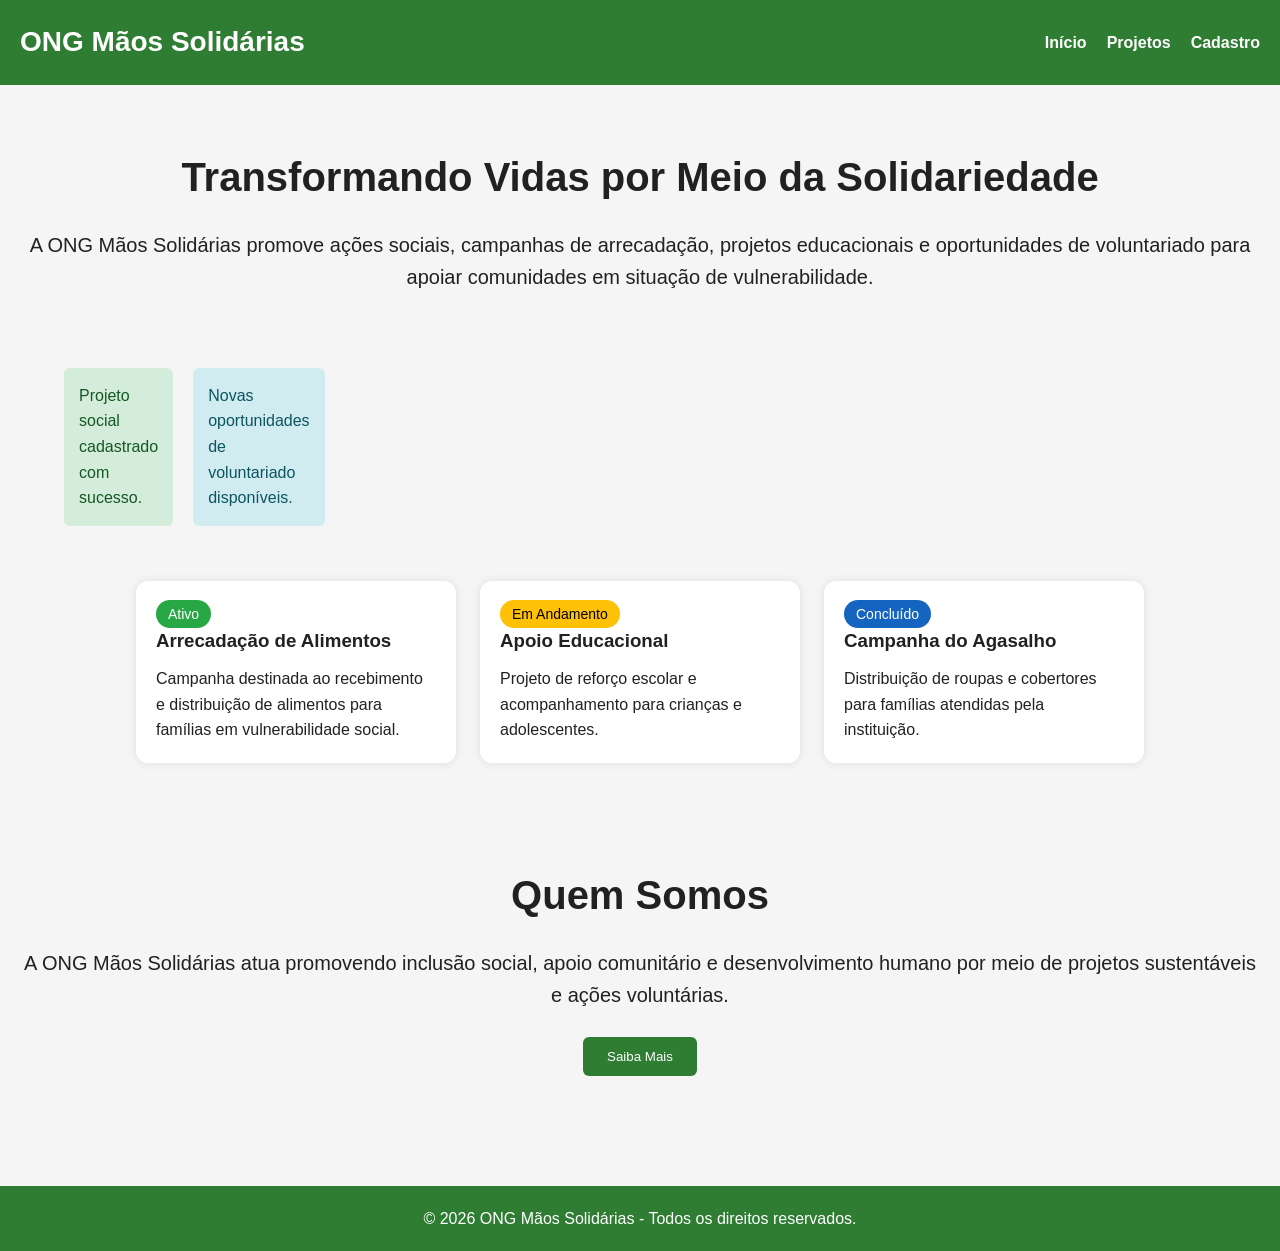
<file: index.html>
<!DOCTYPE html>
<html lang="pt-BR">

<head>

    <meta charset="UTF-8">
    <meta name="viewport" content="width=device-width, initial-scale=1.0">

    <title>ONG Mãos Solidárias</title>

    <link rel="stylesheet" href="style.css">

</head>

<body>

    <header>

        <div class="logo">
            ONG Mãos Solidárias
        </div>

<button class="menu-toggle"
        aria-label="Abrir menu de navegação"
        aria-expanded="false">
    ☰
</button> 

        <nav aria-label="Menu principal">

            <ul>

                <li>
                    <a href="index.html">Início</a>
                </li>

                <li class="dropdown">

                    <a href="projetos.html">Projetos</a>

                    <ul class="submenu">

                        <li>
                            <a href="projetos.html">
                                Campanhas
                            </a>
                        </li>

                        <li>
                            <a href="projetos.html">
                                Voluntariado
                            </a>
                        </li>

                    </ul>

                </li>

                <li>
                    <a href="cadastro.html">Cadastro</a>
                </li>

            </ul>

        </nav>

    </header>

    <main>

        <section class="hero">

            <h2>Transformando Vidas por Meio da Solidariedade</h2>

            <p>
                A ONG Mãos Solidárias promove ações sociais,
                campanhas de arrecadação, projetos educacionais
                e oportunidades de voluntariado para apoiar
                comunidades em situação de vulnerabilidade.
            </p>

        </section>

        <section class="container">

            <div class="alert success">
                Projeto social cadastrado com sucesso.
            </div>

            <div class="alert info">
                Novas oportunidades de voluntariado disponíveis.
            </div>

        </section>

        <section class="cards">

            <div class="card">

                <span class="badge badge-ativo">
                    Ativo
                </span>

                <h3>Arrecadação de Alimentos</h3>

                <p>
                    Campanha destinada ao recebimento e distribuição
                    de alimentos para famílias em vulnerabilidade social.
                </p>

            </div>

            <div class="card">

                <span class="badge badge-andamento">
                    Em Andamento
                </span>

                <h3>Apoio Educacional</h3>

                <p>
                    Projeto de reforço escolar e acompanhamento
                    para crianças e adolescentes.
                </p>

            </div>

            <div class="card">

                <span class="badge badge-concluido">
                    Concluído
                </span>

                <h3>Campanha do Agasalho</h3>

                <p>
                    Distribuição de roupas e cobertores para
                    famílias atendidas pela instituição.
                </p>

            </div>

        </section>

        <section class="hero">

            <h2>Quem Somos</h2>

            <p>
                A ONG Mãos Solidárias atua promovendo inclusão social,
                apoio comunitário e desenvolvimento humano por meio
                de projetos sustentáveis e ações voluntárias.
            </p>

            <br>

            <button id="abrirModal">
                Saiba Mais
            </button>

        </section>

    </main>

    <!-- MODAL -->

    <div class="modal"
     id="modal"
     role="dialog"
     aria-modal="true"
     aria-labelledby="titulo-modal">

        <div class="modal-content">

            <h2 id="titulo-modal">Sobre a ONG</h2>

            <p>
                Nossa missão é construir uma sociedade mais justa,
                promovendo ações voltadas para educação,
                assistência social e cidadania.
            </p>

            <br>

            <button id="fecharModal">
                Fechar
            </button>

        </div>

    </div>

    <!-- TOAST -->

    <div id="toast" class="toast">

        Cadastro realizado com sucesso!

    </div>

    <footer>

        <p>
            © 2026 ONG Mãos Solidárias - Todos os direitos reservados.
        </p>

    </footer>

    <script src="script.js"></script>

</body>

</html>
</file>
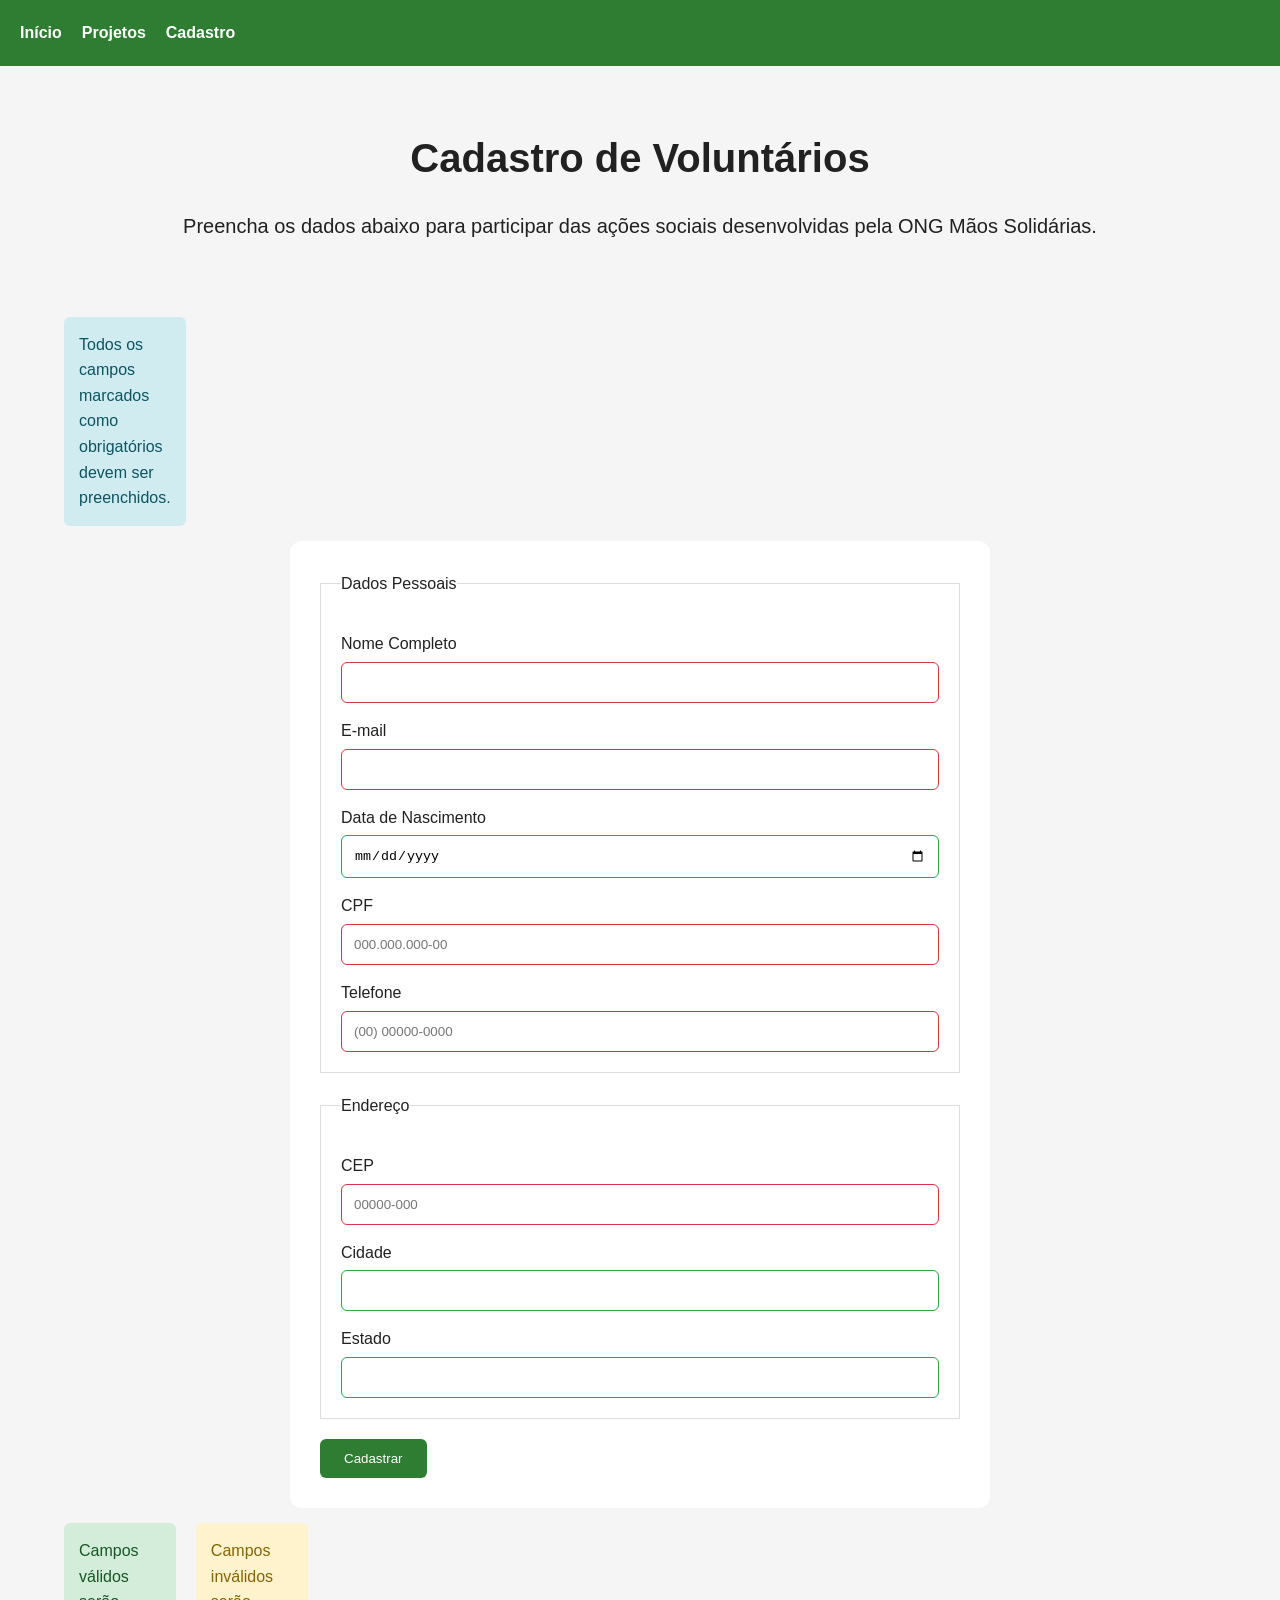
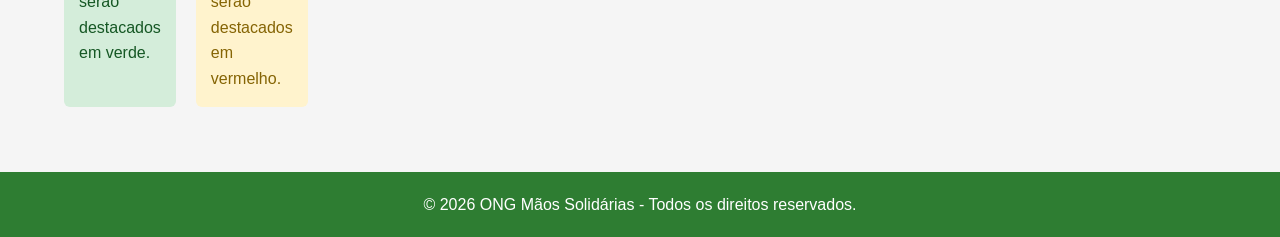
<file: cadastro.html>
<!DOCTYPE html>
<html lang="pt-BR">

<head>

    <meta charset="UTF-8">
    <meta name="viewport" content="width=device-width, initial-scale=1.0">

    <title>Cadastro - ONG Mãos Solidárias</title>

    <link rel="stylesheet" href="style.css">

</head>

<body>

    <header>

        <button class="menu-toggle"
        aria-label="Abrir menu de navegação"
        aria-expanded="false">
    ☰
</button>

        <div class="menu-toggle">
            ☰
        </div>

        <nav aria-label="Menu principal">

            <ul>

                <li>
                    <a href="index.html">Início</a>
                </li>

                <li>
                    <a href="projetos.html">Projetos</a>
                </li>

                <li>
                    <a href="cadastro.html">Cadastro</a>
                </li>

            </ul>

        </nav>

    </header>

    <main>

        <section class="hero">

            <h2>Cadastro de Voluntários</h2>

            <p>
                Preencha os dados abaixo para participar
                das ações sociais desenvolvidas pela ONG
                Mãos Solidárias.
            </p>

        </section>

        <section class="container">

            <div class="alert info">
                Todos os campos marcados como obrigatórios devem ser preenchidos.
            </div>

        </section>

        <form>

            <fieldset>

                <legend>Dados Pessoais</legend>

                <label for="nome">Nome Completo</label>

                <input
                    type="text"
                    id="nome"
                    required>

                <label for="email">E-mail</label>

                <input
                    type="email"
                    id="email"
                    required>

                <label for="nascimento">Data de Nascimento</label>

                <input
                    type="date"
                    id="nascimento">

                <label for="cpf">CPF</label>

                <input
                    type="text"
                    id="cpf"
                    placeholder="000.000.000-00"
                    pattern="\d{3}\.\d{3}\.\d{3}-\d{2}"
                    required>

                <label for="telefone">Telefone</label>

                <input
                    type="tel"
                    id="telefone"
                    placeholder="(00) 00000-0000"
                    pattern="\(\d{2}\)\s\d{5}-\d{4}"
                    required>

            </fieldset>

            <fieldset>

                <legend>Endereço</legend>

                <label for="cep">CEP</label>

                <input
                    type="text"
                    id="cep"
                    placeholder="00000-000"
                    pattern="\d{5}-\d{3}"
                    required>

                <label for="cidade">Cidade</label>

                <input
                    type="text"
                    id="cidade">

                <label for="estado">Estado</label>

                <input
                    type="text"
                    id="estado">

            </fieldset>

            <button type="submit">
                Cadastrar
            </button>

        </form>

        <section class="container">

            <div class="alert success">
                Campos válidos serão destacados em verde.
            </div>

            <div class="alert warning">
                Campos inválidos serão destacados em vermelho.
            </div>

        </section>

    </main>

    <!-- TOAST -->

    <div id="toast" class="toast">

        Cadastro realizado com sucesso!

    </div>

    <footer>

        <p>
            © 2026 ONG Mãos Solidárias - Todos os direitos reservados.
        </p>

    </footer>

    <script src="script.js"></script>

</body>

</html>
</file>
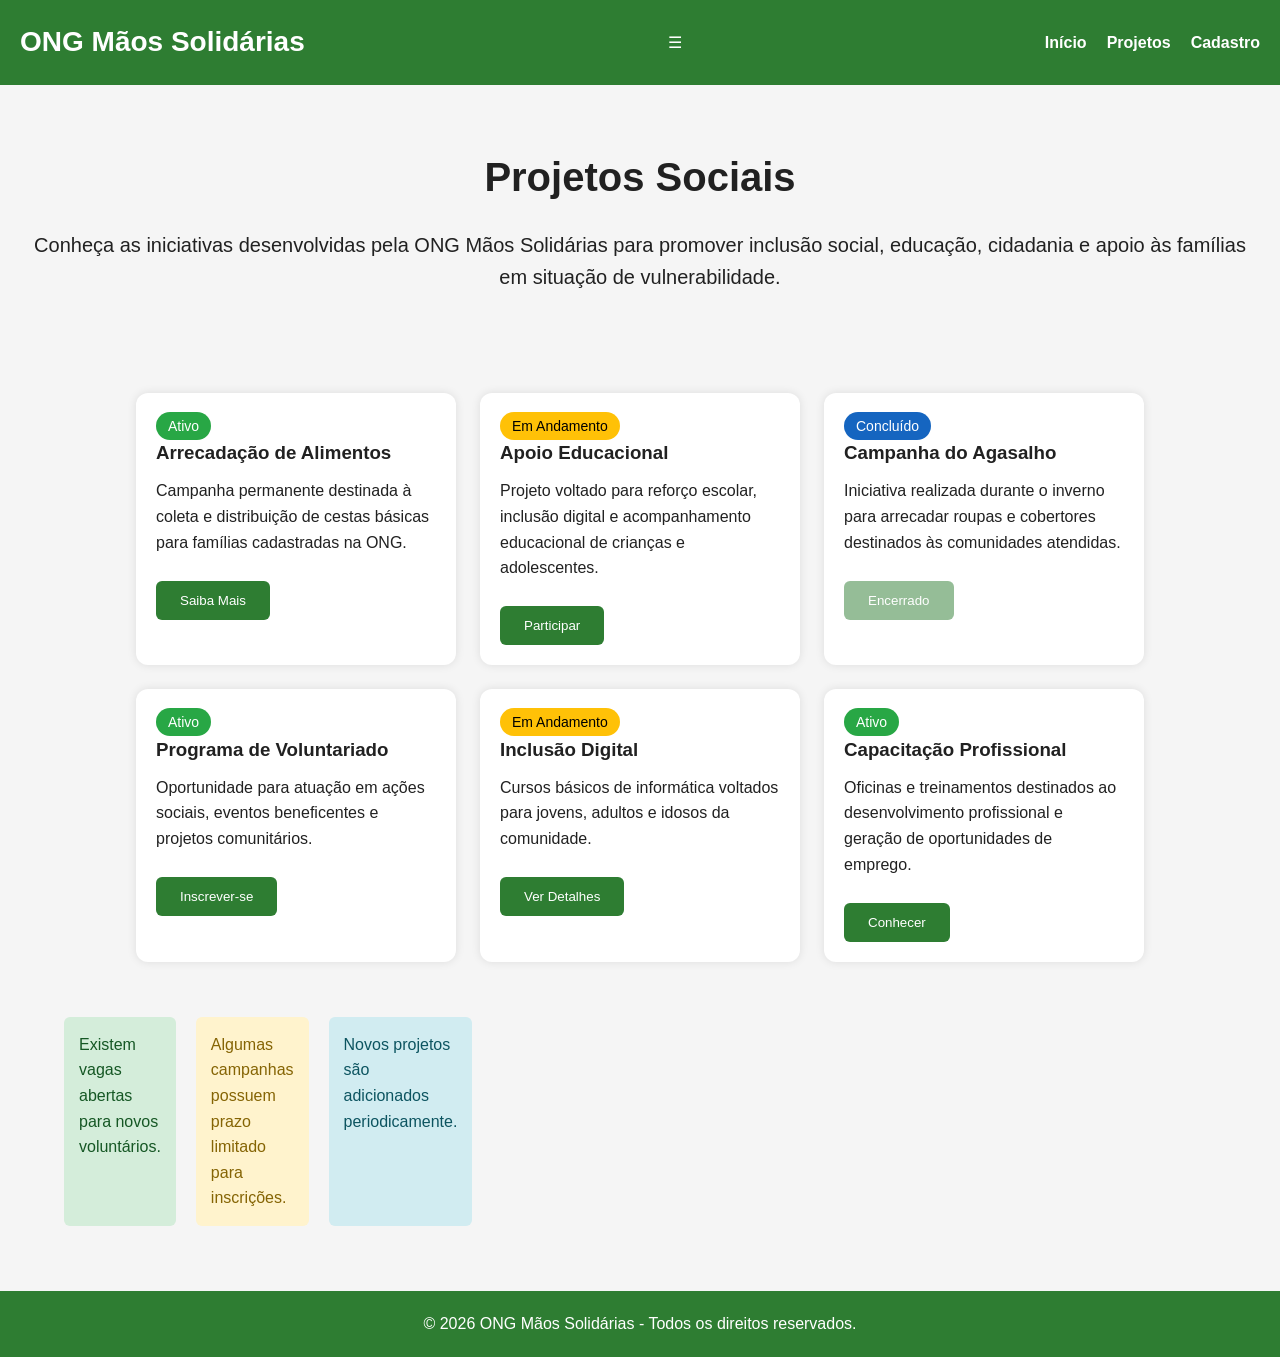
<file: projetos.html>
<!DOCTYPE html>
<html lang="pt-BR">

<head>

    <meta charset="UTF-8">
    <meta name="viewport" content="width=device-width, initial-scale=1.0">

    <title>Projetos Sociais - ONG Mãos Solidárias</title>

    <link rel="stylesheet" href="style.css">

</head>

<body>

    <header>

        <div class="logo">
            ONG Mãos Solidárias
        </div>

        <button class="menu-toggle"
        aria-label="Abrir menu de navegação"
        aria-expanded="false">
    ☰
</button>
            ☰
        </div>

        <nav aria-label="Menu principal">

            <ul>

                <li>
                    <a href="index.html">Início</a>
                </li>

                <li>
                    <a href="projetos.html">Projetos</a>
                </li>

                <li>
                    <a href="cadastro.html">Cadastro</a>
                </li>

            </ul>

        </nav>

    </header>

    <main>

        <section class="hero">

            <h2>Projetos Sociais</h2>

            <p>
                Conheça as iniciativas desenvolvidas pela ONG Mãos Solidárias
                para promover inclusão social, educação, cidadania e apoio
                às famílias em situação de vulnerabilidade.
            </p>

        </section>

        <section class="cards">

            <div class="card">

                <span class="badge badge-ativo">
                    Ativo
                </span>

                <h3>Arrecadação de Alimentos</h3>

                <p>
                    Campanha permanente destinada à coleta e distribuição
                    de cestas básicas para famílias cadastradas na ONG.
                </p>

                <br>

                <button class="btn">
                    Saiba Mais
                </button>

            </div>

            <div class="card">

                <span class="badge badge-andamento">
                    Em Andamento
                </span>

                <h3>Apoio Educacional</h3>

                <p>
                    Projeto voltado para reforço escolar, inclusão digital
                    e acompanhamento educacional de crianças e adolescentes.
                </p>

                <br>

                <button class="btn">
                    Participar
                </button>

            </div>

            <div class="card">

                <span class="badge badge-concluido">
                    Concluído
                </span>

                <h3>Campanha do Agasalho</h3>

                <p>
                    Iniciativa realizada durante o inverno para arrecadar
                    roupas e cobertores destinados às comunidades atendidas.
                </p>

                <br>

                <button class="btn" disabled>
                    Encerrado
                </button>

            </div>

            <div class="card">

                <span class="badge badge-ativo">
                    Ativo
                </span>

                <h3>Programa de Voluntariado</h3>

                <p>
                    Oportunidade para atuação em ações sociais,
                    eventos beneficentes e projetos comunitários.
                </p>

                <br>

                <button class="btn">
                    Inscrever-se
                </button>

            </div>

            <div class="card">

                <span class="badge badge-andamento">
                    Em Andamento
                </span>

                <h3>Inclusão Digital</h3>

                <p>
                    Cursos básicos de informática voltados para jovens,
                    adultos e idosos da comunidade.
                </p>

                <br>

                <button class="btn">
                    Ver Detalhes
                </button>

            </div>

            <div class="card">

                <span class="badge badge-ativo">
                    Ativo
                </span>

                <h3>Capacitação Profissional</h3>

                <p>
                    Oficinas e treinamentos destinados ao desenvolvimento
                    profissional e geração de oportunidades de emprego.
                </p>

                <br>

                <button class="btn">
                    Conhecer
                </button>

            </div>

        </section>

        <section class="container">

            <div class="alert success">
                Existem vagas abertas para novos voluntários.
            </div>

            <div class="alert warning">
                Algumas campanhas possuem prazo limitado para inscrições.
            </div>

            <div class="alert info">
                Novos projetos são adicionados periodicamente.
            </div>

        </section>

    </main>

    <footer>

        <p>
            © 2026 ONG Mãos Solidárias - Todos os direitos reservados.
        </p>

    </footer>

    <script src="script.js"></script>

</body>

</html>
</file>
<file: style.css>
/* ==========================
   DESIGN SYSTEM
========================== */

:root{

    /* Cores */

    --cor-primaria:#2E7D32;
    --cor-primaria-escura:#1B5E20;
    --cor-primaria-clara:#81C784;

    --cor-secundaria:#1565C0;
    --cor-secundaria-clara:#64B5F6;

    --cor-sucesso:#28a745;
    --cor-erro:#dc3545;
    --cor-aviso:#ffc107;
    --cor-info:#17a2b8;

    --cor-branca:#ffffff;
    --cor-fundo:#f5f5f5;
    --cor-cinza:#757575;
    --cor-texto:#212121;

    /* Tipografia */

    --texto-xs:.875rem;
    --texto-sm:1rem;
    --texto-md:1.25rem;
    --texto-lg:1.75rem;
    --texto-xl:2.5rem;

    /* Espaçamentos */

    --esp-1:8px;
    --esp-2:16px;
    --esp-3:24px;
    --esp-4:32px;
    --esp-5:48px;
}

/* ==========================
   RESET
========================== */

*{
    margin:0;
    padding:0;
    box-sizing:border-box;
}

body{
    font-family:Arial, sans-serif;
    background:var(--cor-fundo);
    color:var(--cor-texto);
    line-height:1.6;
}

/* ==========================
   GRID 12 COLUNAS
========================== */

.container{
    width:90%;
    max-width:1200px;
    margin:auto;

    display:grid;
    grid-template-columns:repeat(12,1fr);
    gap:20px;
}

/* ==========================
   HEADER
========================== */

header{

    background:var(--cor-primaria);
    color:white;
    padding:20px;

    display:flex;
    justify-content:space-between;
    align-items:center;
}

.logo{
    font-size:var(--texto-lg);
    font-weight:bold;
}

nav ul{
    display:flex;
    list-style:none;
    gap:20px;
}

nav a{
    text-decoration:none;
    color:white;
    font-weight:bold;
}

/* ==========================
   MENU HAMBÚRGUER
========================== */

.menu-toggle{
    display:none;
    font-size:28px;
    cursor:pointer;
}

/* ==========================
   HERO
========================== */

.hero{
    text-align:center;
    padding:60px 20px;
}

.hero h2{
    font-size:var(--texto-xl);
    margin-bottom:20px;
}

.hero p{
    font-size:var(--texto-md);
}

/* ==========================
   CARDS
========================== */

.cards{

    display:flex;
    flex-wrap:wrap;
    gap:24px;
    justify-content:center;

    margin:40px 0;
}

.card{

    background:white;
    width:320px;
    padding:20px;
    border-radius:12px;

    box-shadow:0 0 10px rgba(0,0,0,.1);

    transition:.3s;
}

.card:hover{

    transform:translateY(-5px);

    box-shadow:0 10px 25px rgba(0,0,0,.2);
}

.card h3{
    margin-bottom:10px;
}

/* ==========================
   BADGES
========================== */

.badge{

    color:white;
    padding:6px 12px;
    border-radius:20px;
    font-size:14px;
}

.badge-ativo{
    background:var(--cor-sucesso);
}

.badge-andamento{
    background:var(--cor-aviso);
    color:#000;
}

.badge-concluido{
    background:var(--cor-secundaria);
}

/* ==========================
   FORMULÁRIO
========================== */

form{

    background:white;
    padding:30px;
    border-radius:12px;

    max-width:700px;
    margin:auto;
}

fieldset{

    border:1px solid #ddd;
    margin-bottom:20px;
    padding:20px;
}

label{
    display:block;
    margin-top:15px;
}

input{

    width:100%;
    padding:12px;
    margin-top:5px;

    border:1px solid #ccc;
    border-radius:6px;
}

/* FOCUS */

input:focus{

    outline:none;

    border-color:var(--cor-secundaria);

    box-shadow:0 0 8px rgba(21,101,192,.3);
}

button:focus,
a:focus{
    outline:3px solid #FFC107;
    outline-offset:2px;
}

/* VALIDAÇÃO */

input:valid{
    border-color:var(--cor-sucesso);
}

input:invalid{
    border-color:var(--cor-erro);
}

/* ==========================
   BOTÕES
========================== */

.btn,
button{

    background:var(--cor-primaria);
    color:white;

    padding:12px 24px;

    border:none;
    border-radius:6px;

    cursor:pointer;

    transition:.3s;
}

button:hover,
.btn:hover{

    background:var(--cor-primaria-escura);

    box-shadow:0 5px 15px rgba(0,0,0,.2);
}

button:active,
.btn:active{

    transform:scale(.97);
}

button:disabled{

    opacity:.5;
    cursor:not-allowed;
}

/* ==========================
   ALERTAS
========================== */

.alert{
    padding:15px;
    margin:15px 0;
    border-radius:6px;
}

.success{
    background:#d4edda;
    color:#155724;
}

.error{
    background:#f8d7da;
    color:#721c24;
}

.warning{
    background:#fff3cd;
    color:#856404;
}

.info{
    background:#d1ecf1;
    color:#0c5460;
}

/* ==========================
   MODAL
========================== */

.modal{

    display:none;

    position:fixed;

    top:0;
    left:0;

    width:100%;
    height:100%;

    background:rgba(0,0,0,.5);
}

.modal-content{

    background:white;

    width:400px;

    margin:10% auto;

    padding:25px;

    border-radius:12px;

    text-align:center;
}

/* ==========================
   TOAST
========================== */

.toast{

    position:fixed;

    top:20px;
    right:20px;

    background:var(--cor-sucesso);
    color:white;

    padding:15px;

    border-radius:6px;

    display:none;
}

/* ==========================
   FOOTER
========================== */

footer{

    margin-top:50px;

    background:var(--cor-primaria);

    color:white;

    text-align:center;

    padding:20px;
}

/* ==========================
   BREAKPOINTS
========================== */

/* 480px */

@media (max-width:480px){

    .cards{
        flex-direction:column;
        align-items:center;
    }
}

/* 768px */

@media (max-width:768px){

    .menu-toggle{
        display:block;
    }

    nav ul{

        display:none;

        flex-direction:column;

        background:var(--cor-primaria);

        position:absolute;

        top:70px;
        right:10px;

        padding:20px;
    }

    nav ul.active{
        display:flex;
    }
}

/* 992px */

@media (max-width:992px){

    .card{
        width:45%;
    }
}

/* 1200px */

@media (max-width:1200px){

    .container{
        width:95%;
    }
}

/* acima de 1200 */

@media (min-width:1201px){

    .container{
        max-width:1400px;
    }
}

.dropdown{
    position: relative;
}

.submenu{
    display:none;
    position:absolute;
    background:var(--cor-primaria);
    padding:10px;
    list-style:none;
    min-width:150px;
}

.dropdown:hover .submenu{
    display:block;
}

/* ALTO CONTRASTE */

.high-contrast{
    background:#000;
    color:#fff;
}

.high-contrast a{
    color:#ffff00;
}

.high-contrast header,
.high-contrast footer{
    background:#000;
    color:#fff;
}
</file>
